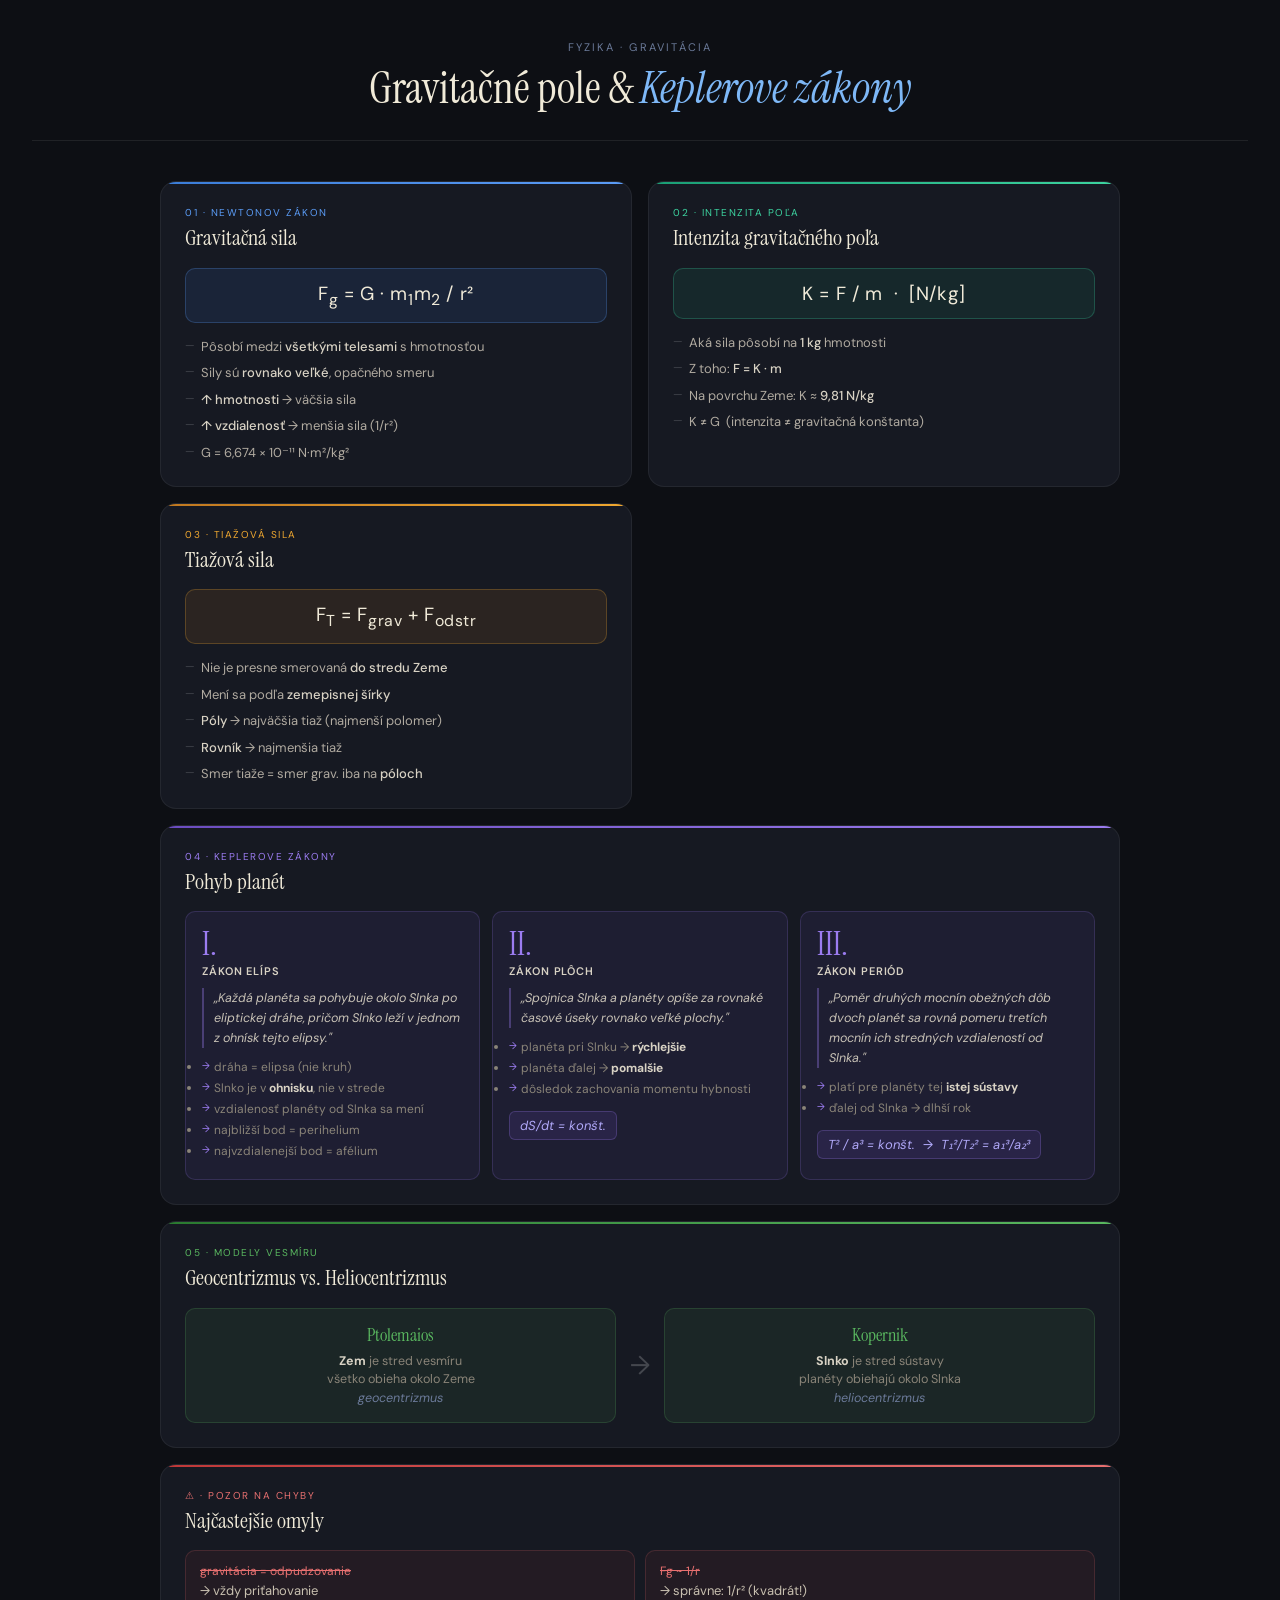
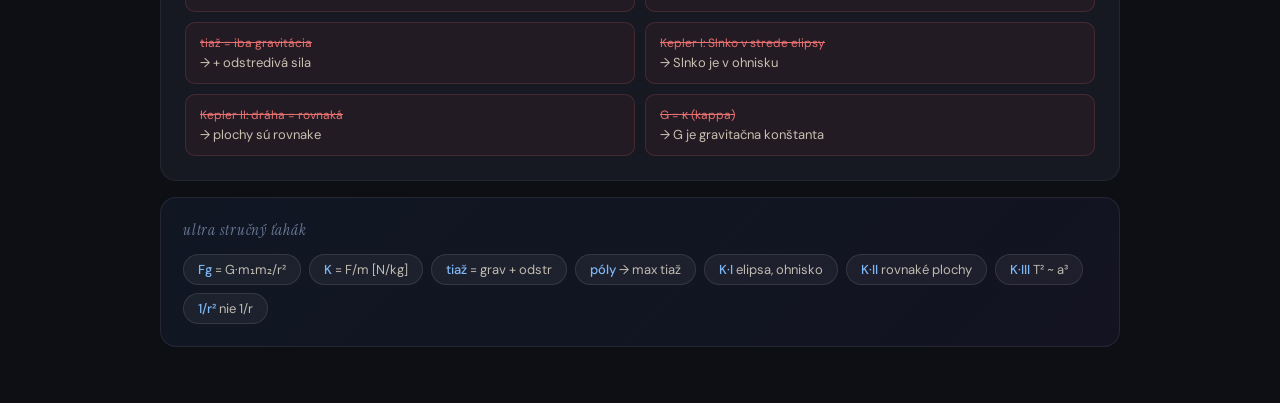
<file: fyzika/docs/index.html>
<!DOCTYPE html>
<html lang="sk">
<head>
<meta charset="UTF-8">
<meta name="viewport" content="width=device-width, initial-scale=1.0">
<title>Gravitačné pole – Poznámky</title>
<link href="https://fonts.googleapis.com/css2?family=Instrument+Serif:ital@0;1&family=DM+Sans:wght@300;400;500;600&display=swap" rel="stylesheet">
<style>
  * { box-sizing: border-box; margin: 0; padding: 0; }

  body {
    font-family: 'DM Sans', sans-serif;
    background: #0d0f14;
    color: #e8e4d9;
    padding: 40px 32px 56px;
    min-height: 100vh;
  }

  .header {
    text-align: center;
    margin-bottom: 40px;
    padding-bottom: 28px;
    border-bottom: 1px solid rgba(255,255,255,0.08);
  }

  .header-label {
    font-size: 11px;
    letter-spacing: 0.2em;
    text-transform: uppercase;
    color: #6b7a99;
    margin-bottom: 10px;
  }

  .header-title {
    font-family: 'Instrument Serif', serif;
    font-size: 44px;
    color: #f0ead8;
    line-height: 1.1;
  }

  .header-title em {
    font-style: italic;
    color: #7eb8f7;
  }

  .grid {
    display: grid;
    grid-template-columns: 1fr 1fr;
    gap: 16px;
    margin-bottom: 16px;
    max-width: 960px;
    margin-left: auto;
    margin-right: auto;
  }

  .card {
    background: #161922;
    border-radius: 16px;
    padding: 24px;
    border: 1px solid rgba(255,255,255,0.06);
    position: relative;
    overflow: hidden;
  }

  .card::before {
    content: '';
    position: absolute;
    top: 0; left: 0; right: 0;
    height: 2px;
    border-radius: 16px 16px 0 0;
  }

  .card.blue::before { background: linear-gradient(90deg, #3b7dd8, #5b9cf6); }
  .card.teal::before { background: linear-gradient(90deg, #1a9e75, #3dd4a0); }
  .card.amber::before { background: linear-gradient(90deg, #c07820, #f0a830); }
  .card.purple::before { background: linear-gradient(90deg, #6b4cc0, #9b7cf0); }
  .card.red::before { background: linear-gradient(90deg, #c03838, #e87070); }
  .card.green::before { background: linear-gradient(90deg, #2a7a30, #5ab860); }

  .card-num {
    font-size: 10px;
    letter-spacing: 0.15em;
    text-transform: uppercase;
    margin-bottom: 6px;
  }
  .blue .card-num { color: #5b9cf6; }
  .teal .card-num { color: #3dd4a0; }
  .amber .card-num { color: #f0a830; }
  .purple .card-num { color: #9b7cf0; }
  .red .card-num { color: #e87070; }
  .green .card-num { color: #5ab860; }

  .card-title {
    font-family: 'Instrument Serif', serif;
    font-size: 22px;
    color: #f0ead8;
    margin-bottom: 16px;
    line-height: 1.2;
  }

  .formula-box {
    border-radius: 10px;
    padding: 12px 16px;
    margin-bottom: 14px;
    text-align: center;
  }
  .blue .formula-box { background: rgba(59,125,216,0.12); border: 1px solid rgba(91,156,246,0.25); }
  .teal .formula-box { background: rgba(26,158,117,0.12); border: 1px solid rgba(61,212,160,0.25); }
  .amber .formula-box { background: rgba(192,120,32,0.12); border: 1px solid rgba(240,168,48,0.25); }
  .purple .formula-box { background: rgba(107,76,192,0.12); border: 1px solid rgba(155,124,240,0.25); }

  .formula {
    font-size: 19px;
    color: #f0ead8;
    letter-spacing: 0.03em;
  }

  .points {
    list-style: none;
    display: flex;
    flex-direction: column;
    gap: 7px;
  }

  .points li {
    font-size: 13px;
    color: #b0aaa0;
    padding-left: 16px;
    position: relative;
    line-height: 1.5;
  }

  .points li::before {
    content: '—';
    position: absolute;
    left: 0;
    color: rgba(255,255,255,0.2);
    font-size: 11px;
  }

  .points li strong {
    color: #d8d2c4;
    font-weight: 500;
  }

  .full-card {
    grid-column: 1 / -1;
  }

  .kepler-grid {
    display: grid;
    grid-template-columns: 1fr 1fr 1fr;
    gap: 12px;
    margin-top: 4px;
  }

  .kepler-item {
    background: rgba(107,76,192,0.1);
    border: 1px solid rgba(155,124,240,0.18);
    border-radius: 10px;
    padding: 16px;
    text-align: left;
  }

  .kepler-num {
    font-family: 'Instrument Serif', serif;
    font-size: 32px;
    color: #9b7cf0;
    line-height: 1;
    margin-bottom: 4px;
  }

  .kepler-name {
    font-size: 11px;
    font-weight: 600;
    color: #d8d2c4;
    text-transform: uppercase;
    letter-spacing: 0.08em;
    margin-bottom: 10px;
  }

  .kepler-znenie {
    font-size: 12.5px;
    color: #c8c2b6;
    line-height: 1.6;
    margin-bottom: 10px;
    font-style: italic;
    border-left: 2px solid rgba(155,124,240,0.35);
    padding-left: 10px;
  }

  .kepler-desc {
    font-size: 12px;
    color: #8a8478;
    line-height: 1.5;
  }

  .kepler-desc li {
    padding-left: 12px;
    position: relative;
    margin-bottom: 3px;
  }

  .kepler-desc li::before {
    content: '→';
    position: absolute;
    left: 0;
    color: #9b7cf0;
    font-size: 10px;
  }

  .kepler-formula {
    display: inline-block;
    font-size: 13px;
    color: #b0a8f8;
    margin-top: 10px;
    font-style: italic;
    background: rgba(107,76,192,0.15);
    border: 1px solid rgba(155,124,240,0.25);
    border-radius: 6px;
    padding: 5px 10px;
  }

  .warning-grid {
    display: grid;
    grid-template-columns: 1fr 1fr;
    gap: 10px;
    margin-top: 4px;
  }

  .warn-item {
    background: rgba(192,56,56,0.08);
    border: 1px solid rgba(232,112,112,0.18);
    border-radius: 10px;
    padding: 12px 14px;
  }

  .warn-wrong {
    font-size: 12px;
    color: #e87070;
    text-decoration: line-through;
    margin-bottom: 3px;
  }

  .warn-right {
    font-size: 13px;
    color: #c8c0b0;
  }

  .modely-row {
    display: grid;
    grid-template-columns: 1fr auto 1fr;
    gap: 14px;
    align-items: center;
    margin-top: 4px;
  }

  .model-box {
    background: rgba(90,184,96,0.08);
    border: 1px solid rgba(90,184,96,0.2);
    border-radius: 10px;
    padding: 14px;
    text-align: center;
  }

  .model-name {
    font-family: 'Instrument Serif', serif;
    font-size: 18px;
    color: #5ab860;
    margin-bottom: 5px;
  }

  .model-desc {
    font-size: 12.5px;
    color: #8a8478;
    line-height: 1.5;
  }

  .arrow-center {
    font-size: 26px;
    color: rgba(255,255,255,0.2);
    text-align: center;
  }

  .tahak {
    background: linear-gradient(135deg, rgba(59,125,216,0.08), rgba(107,76,192,0.08));
    border: 1px solid rgba(255,255,255,0.08);
    border-radius: 16px;
    padding: 22px;
    max-width: 960px;
    margin: 0 auto;
  }

  .tahak-title {
    font-family: 'Instrument Serif', serif;
    font-size: 15px;
    font-style: italic;
    color: #6b7a99;
    margin-bottom: 14px;
    letter-spacing: 0.05em;
  }

  .tahak-items {
    display: flex;
    flex-wrap: wrap;
    gap: 8px;
  }

  .tahak-pill {
    background: rgba(255,255,255,0.05);
    border: 1px solid rgba(255,255,255,0.1);
    border-radius: 999px;
    padding: 6px 14px;
    font-size: 13px;
    color: #c0bab0;
  }

  .tahak-pill span {
    color: #7eb8f7;
    font-weight: 500;
  }

  .container {
    max-width: 960px;
    margin: 0 auto;
  }
</style>
</head>
<body>

<div class="header">
  <div class="header-label">Fyzika · Gravitácia</div>
  <div class="header-title">Gravitačné pole &amp; <em>Keplerove zákony</em></div>
</div>

<div class="grid">

  <div class="card blue">
    <div class="card-num">01 · Newtonov zákon</div>
    <div class="card-title">Gravitačná sila</div>
    <div class="formula-box">
      <div class="formula">F<sub>g</sub> = G · m<sub>1</sub>m<sub>2</sub> / r²</div>
    </div>
    <ul class="points">
      <li>Pôsobí medzi <strong>všetkými telesami</strong> s hmotnosťou</li>
      <li>Sily sú <strong>rovnako veľké</strong>, opačného smeru</li>
      <li><strong>↑ hmotnosti</strong> → väčšia sila</li>
      <li><strong>↑ vzdialenosť</strong> → menšia sila (1/r²)</li>
      <li>G = 6,674 × 10⁻¹¹ N·m²/kg²</li>
    </ul>
  </div>

  <div class="card teal">
    <div class="card-num">02 · Intenzita poľa</div>
    <div class="card-title">Intenzita gravitačného poľa</div>
    <div class="formula-box">
      <div class="formula">K = F / m &nbsp;·&nbsp; [N/kg]</div>
    </div>
    <ul class="points">
      <li>Aká sila pôsobí na <strong>1 kg</strong> hmotnosti</li>
      <li>Z toho: <strong>F = K · m</strong></li>
      <li>Na povrchu Zeme: K ≈ <strong>9,81 N/kg</strong></li>
      <li>K ≠ G &nbsp;(intenzita ≠ gravitačná konštanta)</li>
    </ul>
  </div>

  <div class="card amber">
    <div class="card-num">03 · Tiažová sila</div>
    <div class="card-title">Tiažová sila</div>
    <div class="formula-box">
      <div class="formula">F<sub>T</sub> = F<sub>grav</sub> + F<sub>odstr</sub></div>
    </div>
    <ul class="points">
      <li>Nie je presne smerovaná <strong>do stredu Zeme</strong></li>
      <li>Mení sa podľa <strong>zemepisnej šírky</strong></li>
      <li><strong>Póly</strong> → najväčšia tiaž (najmenší polomer)</li>
      <li><strong>Rovník</strong> → najmenšia tiaž</li>
      <li>Smer tiaže = smer grav. iba na <strong>póloch</strong></li>
    </ul>
  </div>

  <div class="card purple full-card">
    <div class="card-num">04 · Keplerove zákony</div>
    <div class="card-title">Pohyb planét</div>
    <div class="kepler-grid">
      <div class="kepler-item">
        <div class="kepler-num">I.</div>
        <div class="kepler-name">Zákon elíps</div>
        <div class="kepler-znenie">„Každá planéta sa pohybuje okolo Slnka po eliptickej dráhe, pričom Slnko leží v jednom z ohnísk tejto elipsy."</div>
        <ul class="kepler-desc">
          <li>dráha = elipsa (nie kruh)</li>
          <li>Slnko je v <strong style="color:#d8d2c4">ohnisku</strong>, nie v strede</li>
          <li>vzdialenosť planéty od Slnka sa mení</li>
          <li>najbližší bod = perihelium</li>
          <li>najvzdialenejší bod = afélium</li>
        </ul>
      </div>
      <div class="kepler-item">
        <div class="kepler-num">II.</div>
        <div class="kepler-name">Zákon plôch</div>
        <div class="kepler-znenie">„Spojnica Slnka a planéty opíše za rovnaké časové úseky rovnako veľké plochy."</div>
        <ul class="kepler-desc">
          <li>planéta pri Slnku → <strong style="color:#d8d2c4">rýchlejšie</strong></li>
          <li>planéta ďalej → <strong style="color:#d8d2c4">pomalšie</strong></li>
          <li>dôsledok zachovania momentu hybnosti</li>
        </ul>
        <div class="kepler-formula">dS/dt = konšt.</div>
      </div>
      <div class="kepler-item">
        <div class="kepler-num">III.</div>
        <div class="kepler-name">Zákon periód</div>
        <div class="kepler-znenie">„Poměr druhých mocnín obežných dôb dvoch planét sa rovná pomeru tretích mocnín ich stredných vzdialeností od Slnka."</div>
        <ul class="kepler-desc">
          <li>platí pre planéty tej <strong style="color:#d8d2c4">istej sústavy</strong></li>
          <li>ďalej od Slnka → dlhší rok</li>
        </ul>
        <div class="kepler-formula">T² / a³ = konšt. &nbsp;→&nbsp; T₁²/T₂² = a₁³/a₂³</div>
      </div>
    </div>
  </div>

  <div class="card green full-card">
    <div class="card-num">05 · Modely vesmíru</div>
    <div class="card-title">Geocentrizmus vs. Heliocentrizmus</div>
    <div class="modely-row">
      <div class="model-box">
        <div class="model-name">Ptolemaios</div>
        <div class="model-desc"><strong style="color:#d8d2c4">Zem</strong> je stred vesmíru<br>všetko obieha okolo Zeme<br><em style="color:#6b7a99">geocentrizmus</em></div>
      </div>
      <div class="arrow-center">→</div>
      <div class="model-box">
        <div class="model-name">Kopernik</div>
        <div class="model-desc"><strong style="color:#d8d2c4">Slnko</strong> je stred sústavy<br>planéty obiehajú okolo Slnka<br><em style="color:#6b7a99">heliocentrizmus</em></div>
      </div>
    </div>
  </div>

  <div class="card red full-card">
    <div class="card-num">⚠ · Pozor na chyby</div>
    <div class="card-title">Najčastejšie omyly</div>
    <div class="warning-grid">
      <div class="warn-item">
        <div class="warn-wrong">gravitácia = odpudzovanie</div>
        <div class="warn-right">→ vždy priťahovanie</div>
      </div>
      <div class="warn-item">
        <div class="warn-wrong">Fg ~ 1/r</div>
        <div class="warn-right">→ správne: 1/r² (kvadrát!)</div>
      </div>
      <div class="warn-item">
        <div class="warn-wrong">tiaž = iba gravitácia</div>
        <div class="warn-right">→ + odstredivá sila</div>
      </div>
      <div class="warn-item">
        <div class="warn-wrong">Kepler I: Slnko v strede elipsy</div>
        <div class="warn-right">→ Slnko je v ohnisku</div>
      </div>
      <div class="warn-item">
        <div class="warn-wrong">Kepler II: dráha = rovnaká</div>
        <div class="warn-right">→ plochy sú rovnake</div>
      </div>
      <div class="warn-item">
        <div class="warn-wrong">G = κ (kappa)</div>
        <div class="warn-right">→ G je gravitačna konštanta</div>
      </div>
    </div>
  </div>

</div>

<div class="tahak">
  <div class="tahak-title">ultra stručný ťahák</div>
  <div class="tahak-items">
    <div class="tahak-pill"><span>Fg</span> = G·m₁m₂/r²</div>
    <div class="tahak-pill"><span>K</span> = F/m [N/kg]</div>
    <div class="tahak-pill"><span>tiaž</span> = grav + odstr</div>
    <div class="tahak-pill"><span>póly</span> → max tiaž</div>
    <div class="tahak-pill"><span>K·I</span> elipsa, ohnisko</div>
    <div class="tahak-pill"><span>K·II</span> rovnaké plochy</div>
    <div class="tahak-pill"><span>K·III</span> T² ~ a³</div>
    <div class="tahak-pill"><span>1/r²</span> nie 1/r</div>
  </div>
</div>

</body>
</html>
</file>
